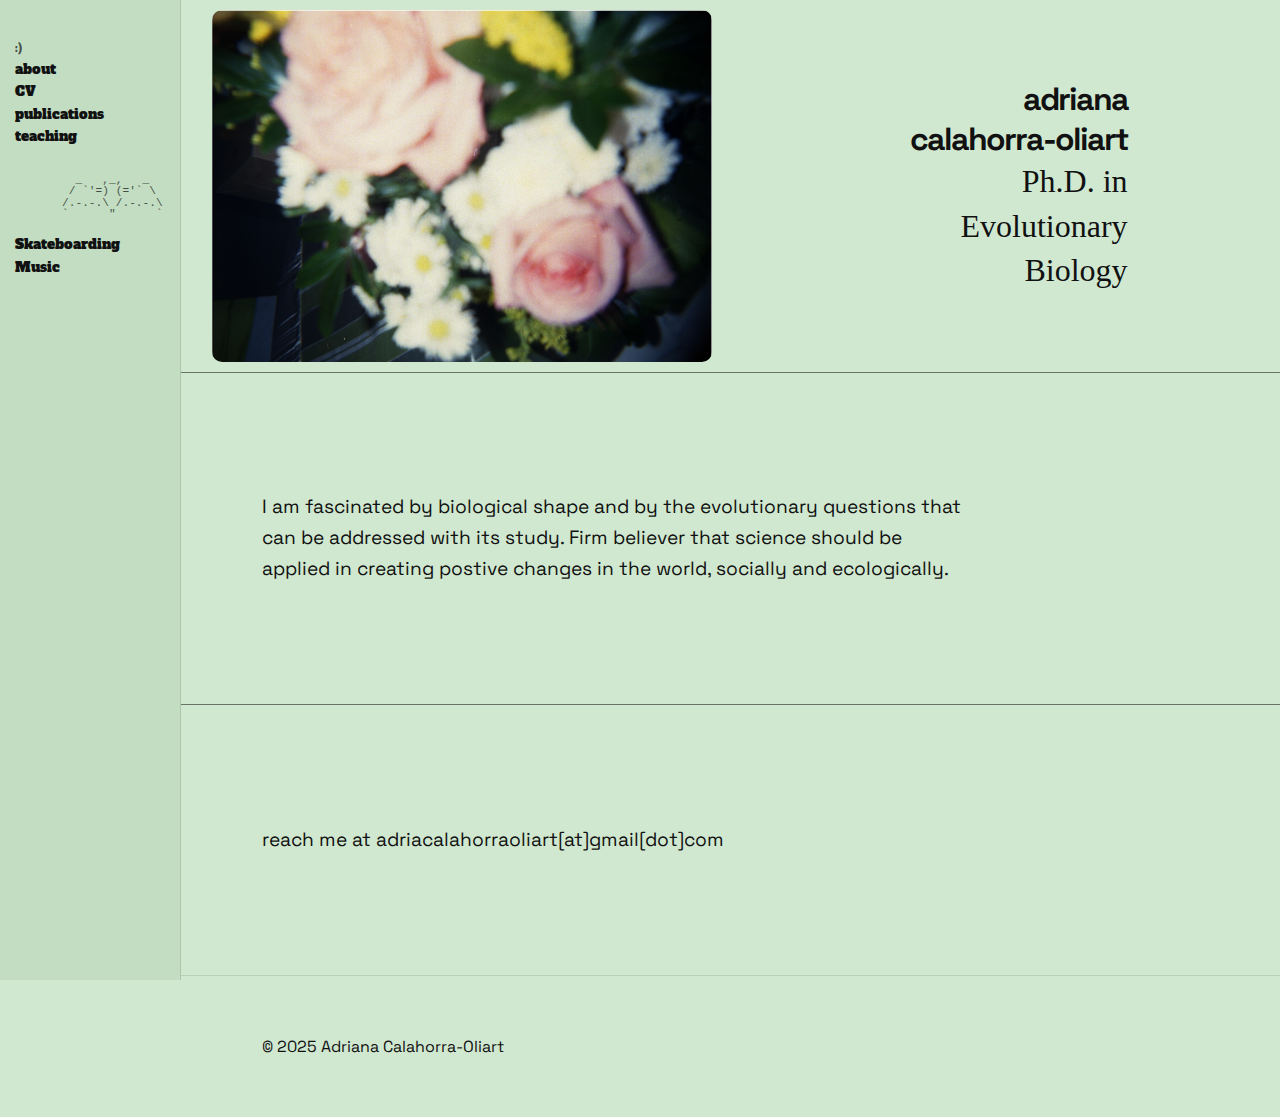
<file: index.html>
<!DOCTYPE html>
<html lang="en">

<head>

  <meta charset="UTF-8" />
  <meta name="viewport" content="width=device-width, initial-scale=1.0" />
  <title>Adriana Calahorra-Oliart</title>

  <!-- Conexiones para cargar Google Fonts más rápido -->
  <link rel="preconnect" href="https://fonts.googleapis.com" />
  <link rel="preconnect" href="https://fonts.gstatic.com" crossorigin />
  <!-- Fuente principal del texto -->
  <link href="https://fonts.googleapis.com/css2?family=Space+Grotesk:wght@300;400;700&display=swap" rel="stylesheet" />
  <!-- Fuente decorativa (creo que no la usas, pero está importada) -->
  <link href="https://fonts.googleapis.com/css2?family=Playwrite+US+Trad+Guides&display=swap" rel="stylesheet">
  <!-- Fuente para el menú lateral -->
  <link href="https://fonts.googleapis.com/css2?family=Alfa+Slab+One&display=swap" rel="stylesheet">

  <style>
    /* ====== ESTILOS GENERALES DEL BODY ====== */
    body {
      margin: 0;
      background-color: #d0e8d0;
      font-family: 'Space Grotesk', sans-serif;
      color: #111;
      margin-left: 160px;
    }

    /* ====== HEADER SUPERIOR ====== */
    header {
      padding: 10px 8vw;
      display: flex;
      flex-direction: column;
      gap: 7px;
      align-items: flex-end;
      text-align: right;
    }

.header-wrapper {
  display: flex;
  align-items: center;
  justify-content: center;
  gap: 160px;                /* <-- foto más pegada al sidebar */
  transform: translateX(-50px); /* <-- la muevo aún más hacia la izquierda */
}

.header-image {
  width: 500px;
  height: auto;
  border-radius: 10px;
  object-fit: cover;
}

.header-text {
  text-align: right;
}

    header h1 {
      font-size: 2rem;
      margin: 0;
      font-weight: 700;
      letter-spacing: -2px;
    }

    .special-font {
      font-family: 'Urbanist', cursive;
      font-size: 2rem;
    }

    header p {
      margin: 0;
      font-size: 1.3rem;
      max-width: 600px;
      line-height: 1.4;
    }

    /* ====== SECCIONES ====== */
    .section {
      padding: 100px 8vw;
      border-top: 1px solid rgba(0,0,0,0.5);
    }

    .section h2 {
      margin: 0 0 20px 0;
      font-size: 2.4rem;
      font-weight: 700;
    }

    .section p {
      font-size: 1.2rem;
      max-width: 700px;
      line-height: 1.6;
    }

    /* ====== FOOTER ====== */
    footer {
      padding: 60px 8vw;
      font-size: 1rem;
      border-top: 1px solid rgba(0,0,0,0.1);
    }

    a {
      color: inherit;
      text-decoration: underline;
    }

    /* ====== MENÚ LATERAL ====== */
    .side-menu {
      position: fixed;
      top: 0;
      left: 0;
      height: 100vh;
      width: 150px;
      padding: 40px 15px;
      background: #c2ddc2;
      display: flex;
      flex-direction: column;
      gap: 30px;
      font-family: 'Alfa Slab One', serif;
      font-size: 1.1rem;
      border-right: 1px solid rgba(0,0,0,0.1);
    }

    .side-block {
      display: flex;
      flex-direction: column;
      gap: 6px;
    }

    .side-block-title {
      font-size: 0.7rem;
      text-transform: uppercase;
      opacity: 0.7;
    }

    .side-menu a {
      text-decoration: none;
      color: #111;
      font-size: 0.85rem;
      line-height: 1.2;
      transition: opacity 0.2s ease;
    }

    .side-menu a:hover {
      opacity: 0.6;
    }

    /* Mantener espacios del ASCII art */
    pre.ascii {
      font-family: monospace;
      font-size: 0.7rem;
      line-height: 1;
      margin: 0;
      padding: 0;
    }
  </style>
</head>

<body>

  <!-- ====== MENÚ LATERAL ====== -->
  <nav class="side-menu">

    <div class="side-block">
      <div class="side-block-title">:)</div>
      <a href="about.html">about</a>
      <a href="cv.html">CV</a>
      <a href="https://scholar.google.com/citations?user=dE6I0SsAAAAJ&hl=en&oi=ao">publications</a>
      <a href="teaching.html">teaching</a>
    </div>

    <div class="side-block">
      <div class="side-block-title"> 
      <pre class="ascii">
         _   ,_,   _
        / `'=) (='` \
       /.-.-.\ /.-.-.\
       `      "      `
      </pre>
</div>
      <a href="skateboarding.html">Skateboarding</a>
      <a href="music.html">Music</a>
    </div>
  </nav>

  <!-- ====== HEADER ====== -->
  <header>
    <div class="header-wrapper">
      <img src="blurry_roses_cropped.jpg" alt="flowers" class="header-image">

      <div class="header-text">
        <h1>adriana calahorra-oliart</h1>
        <p class="special-font">Ph.D. in Evolutionary Biology</p>
      </div>

    </div>
  </header>

  <!-- ====== ABOUT ====== -->
  <section class="section" id="about">
    <p>
      I am fascinated by biological shape and by the evolutionary questions that can be addressed with its study. 
      Firm believer that science should be applied in creating postive changes in the world, socially and ecologically. 
    </p>
  </section>

  <!-- ====== CONTACT ====== -->
  <section class="section">
    <h2></h2>
    <p>
      reach me at adriacalahorraoliart[at]gmail[dot]com
    </p>
  </section>

  <footer>
    © 2025 Adriana Calahorra-Oliart
  </footer>

</body>
</html>
</file>
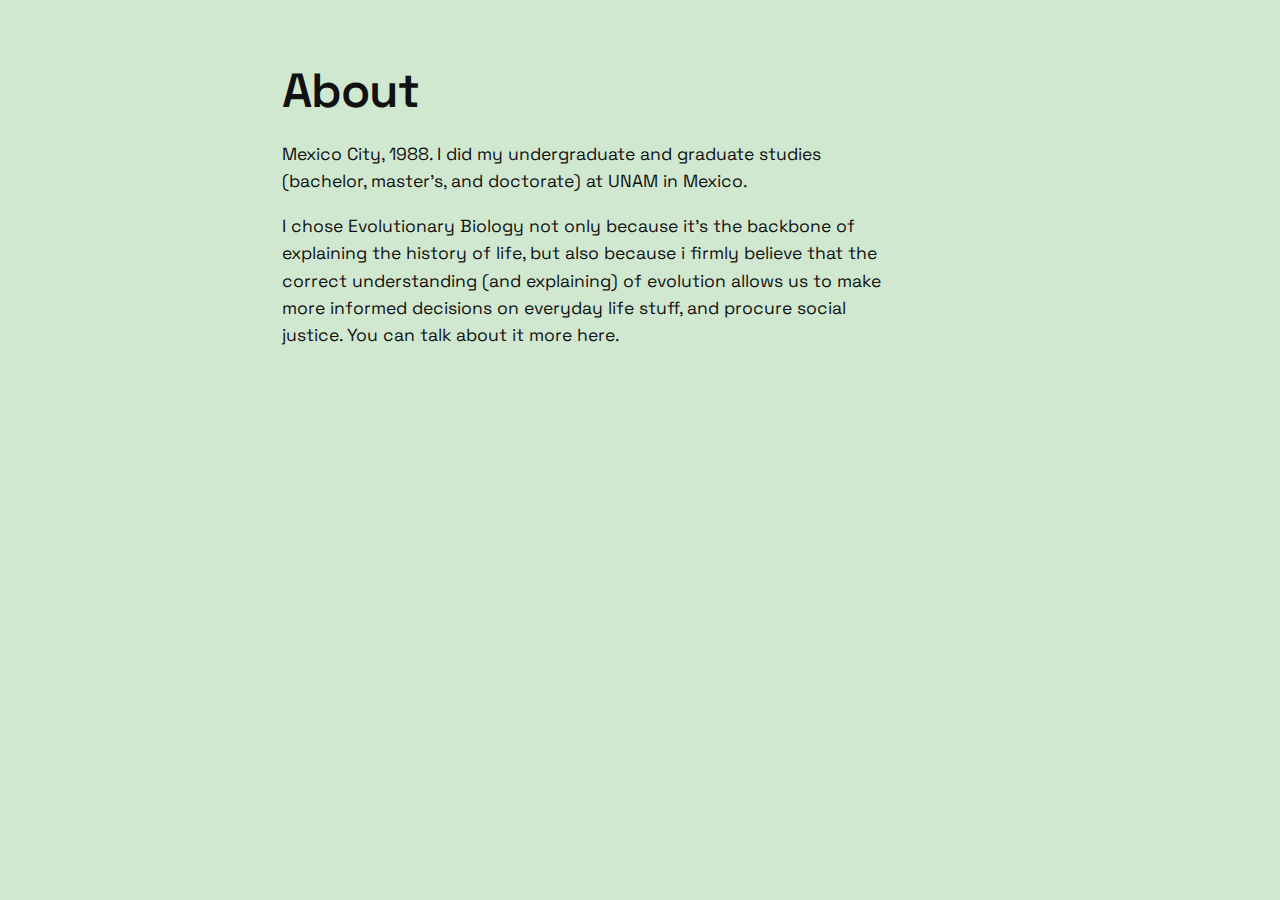
<file: about.html>
<!DOCTYPE html>
<html lang="en">

<head>

  <meta charset="UTF-8" />
  <meta name="viewport" content="width=device-width, initial-scale=1.0" />
  <title>About – Adriana Calahorra-Oliart</title>

  <!-- MATCHING FONTS -->
  <link rel="preconnect" href="https://fonts.googleapis.com" />
  <link rel="preconnect" href="https://fonts.gstatic.com" crossorigin />
  <link href="https://fonts.googleapis.com/css2?family=Space+Grotesk:wght@300;400;700&display=swap" rel="stylesheet" />
  <link href="https://fonts.googleapis.com/css2?family=Alfa+Slab+One&display=swap" rel="stylesheet">

  <!-- SIDEBAR CSS -->
  <link rel="stylesheet" href="sidebar.css">

  <style>
    body {
      margin: 0;
      background-color: #d0e8d0;
      font-family: 'Space Grotesk', sans-serif;
      color: #111;
      margin-left: 180px; /* space for sidebar */
    }

    .content {
      padding: 60px 8vw;
      max-width: 600px;
    }

    h1 {
      font-size: 3rem;
      margin: 0 0 20px 0;
      font-weight: 600;
      letter-spacing: -1px;
    }

    p {
      font-size: 1.1rem;
      line-height: 1.55;
    }

    .content a:visited {
      color: #FF5DA2; /* bubblegum pink for visited */
    }
/* ====== MOBILE FIXES ====== */
@media (max-width: 700px) {

  body {
    margin-left: 0; /* remove big sidebar gap */
  }

  /* Sidebar becomes a top bar */
  .side-menu {
    position: relative;
    width: 100%;
    height: auto;
    padding: 20px 0;
    border-right: none;
    border-bottom: 1px solid rgba(0,0,0,0.1);
    flex-direction: row;
    justify-content: center;
    flex-wrap: wrap;
    gap: 15px;
  }

  .side-block {
    flex-direction: row;
    gap: 15px;
    text-align: center;
  }

  .side-block-title {
    display: none; /* too cramped on mobile */
  }

  pre.ascii {
    display: none; /* the bat would break the layout */
  }

  /* Content takes full width */
  .content {
    width: 100%;
    padding: 20px;
  }

  /* Banner and images scale properly */
  .banner,
  .photo-vertical img {
    max-width: 100%;
    width: 100%;
    margin: 20px 0;
  }

  /* Text readable on mobile */
  .section {
    padding: 20px;
    max-width: 100%;
  }

  h1 {
    font-size: 2.2rem;
  }

  h2 {
    font-size: 1.4rem;
  }
}

  </style>
</head>

<body>

  <!-- LOAD SIDEBAR -->
  <div id="sidebar"></div>
  <script>
    fetch("sidebar.html")
      .then(r => r.text())
      .then(html => {
        document.getElementById("sidebar").innerHTML = html;
      });
  </script>

  <!-- MAIN CONTENT -->
  <div class="content">

    <h1>About</h1>

    <p>
      Mexico City, 1988. I did my undergraduate and graduate studies (bachelor, master's, and doctorate) at UNAM in Mexico. 
    </p>

    <p>
    I chose Evolutionary Biology not only because it’s the backbone of explaining the history of life, 
      but also because i firmly believe that  the correct understanding (and explaining) of evolution allows 
      us to make more informed decisions on everyday life stuff, and procure social justice. You can talk about it more here. 
    </p>

  </div>

</body>
</html>
</file>
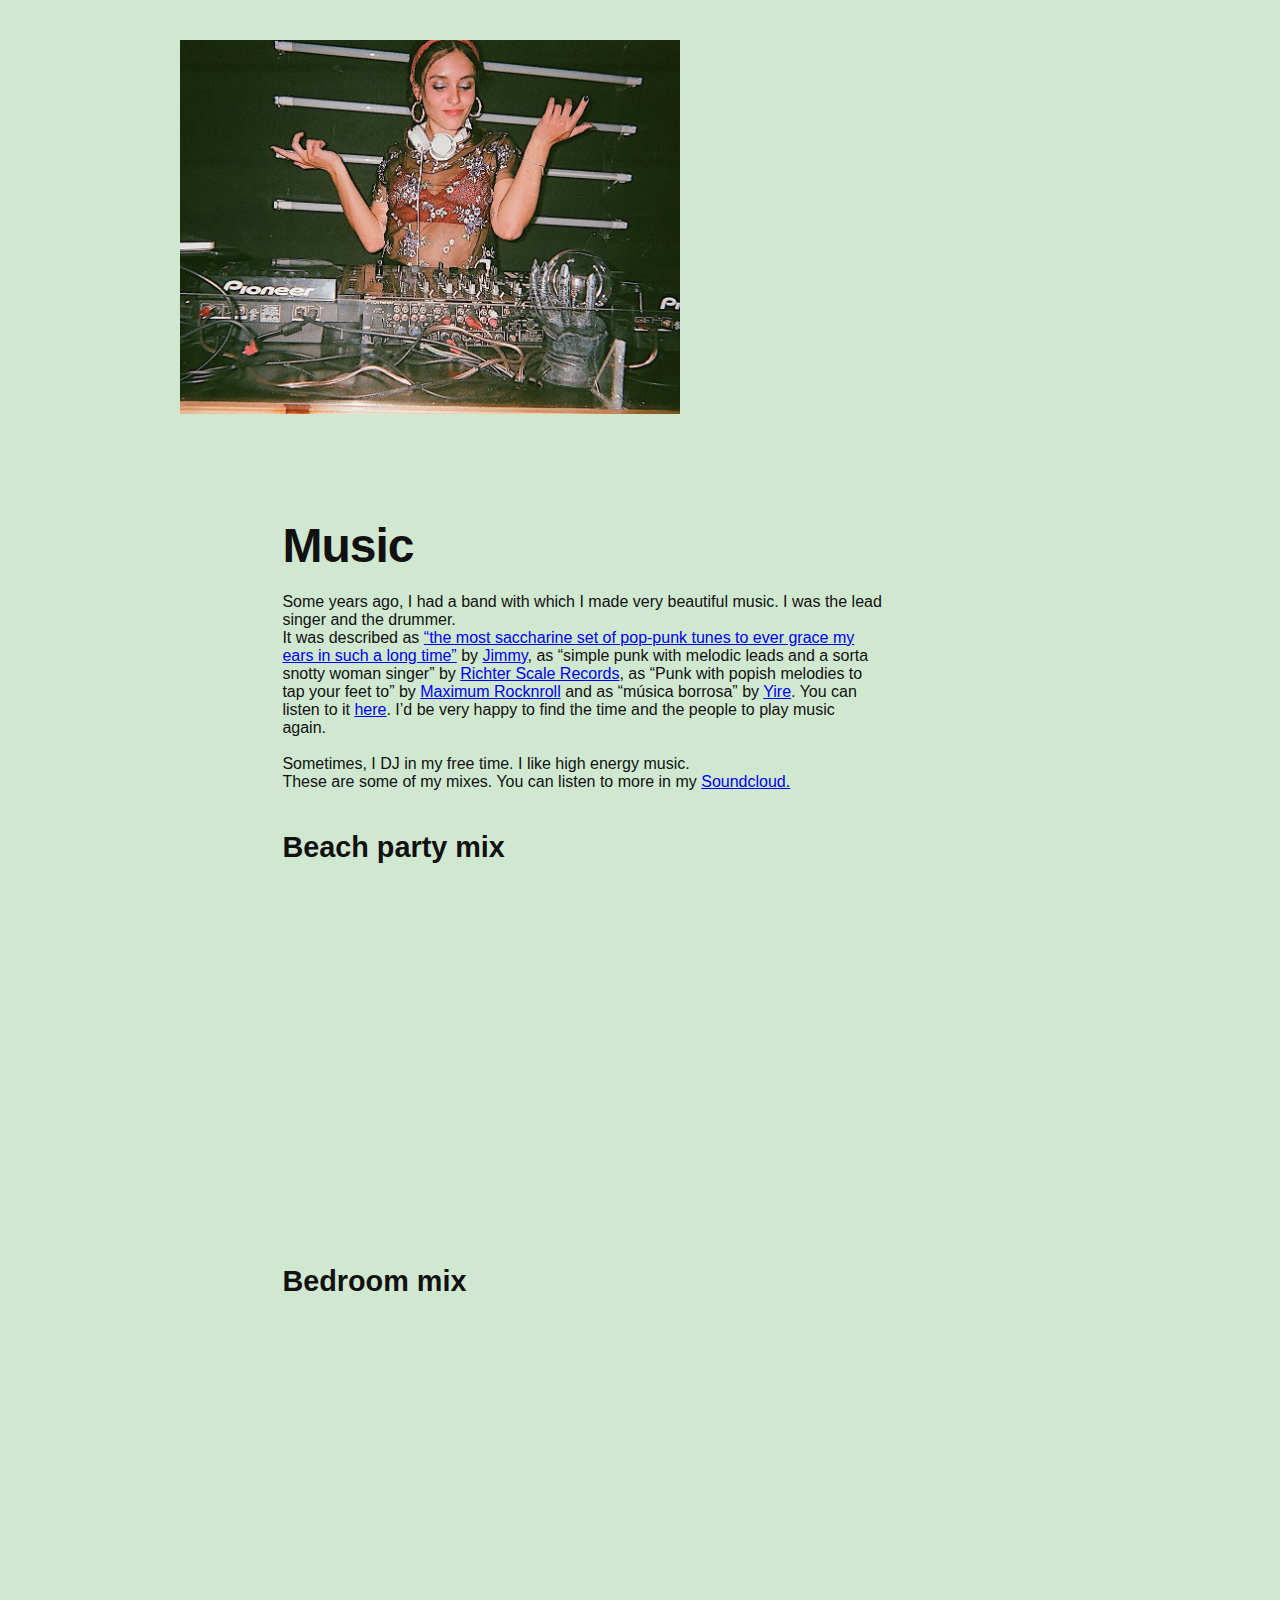
<file: music.html>
<!DOCTYPE html>
<html lang="en">

<head>

  <meta charset="UTF-8" />
  <meta name="viewport" content="width=device-width, initial-scale=1.0" />
  <title>Music – Adriana Calahorra-Oliart</title>

  <!-- MATCHING FONTS -->
  <link rel="preconnect" href="https://fonts.googleapis.com" />
  <link rel="preconnect" href="https://fonts.gstatic.com" crossorigin />
  <link href="https://fonts.googleapis.com/css2?family=Space+Grotesk:wght@300;400;700&display=swap" rel="stylesheet" />
  <link href="https://fonts.googleapis.com/css2?family=Alfa+Slab+One&display=swap" rel="stylesheet"> 

  <!-- SIDEBAR CSS -->
  <link rel="stylesheet" href="sidebar.css">

  <style>
    .section a:visited {
      color: #FF5DA2; /* bubblegum pink */
    }

    body {
      margin: 0;
      background-color: #d0e8d0;
      font-family: 'Space-Grotesk', sans-serif;
      color: #111;
      margin-left: 180px; /* leave space for the sidebar */
    }

    .content {
      padding: 0;
    }

.banner-wrapper {
  position: relative;
  left: 50%;
  transform: translateX(-50%);
  margin: 40px 0; /* vertical spacing */
}

.banner {
  width: 90%;
  max-width: 500px;
  height: auto;
}

.header-wrapper {
  display: flex;
  align-items: center;
  justify-content: center;
  gap: 130px;                /* <-- foto más pegada al sidebar */
  transform: translateX(-50px); /* <-- la muevo aún más hacia la izquierda */
}
    .section {
      padding: 60px 8vw;
      max-width: 600px;
    }

    h1 {
      font-size: 3rem;
      margin: 0 0 20px 0;
      font-weight: 600;
      letter-spacing: -1px;
    }

    h2 {
      margin-top: 40px;
      font-size: 1.8rem;
      font-weight: 600;
    }

    .video-wrapper {
      position: relative;
      width: 100%;
      padding-top: 56.25%;
      margin-top: 20px;
      margin-bottom: 40px;
    }

    .video-wrapper iframe {
      position: absolute;
      top: 0;
      left: 0;
      width: 100%;
      height: 100%;
      border: none;
    }
/* ====== MOBILE FIXES ====== */
@media (max-width: 700px) {

  body {
    margin-left: 0; /* remove big sidebar gap */
  }

  /* Sidebar becomes a top bar */
  .side-menu {
    position: relative;
    width: 100%;
    height: auto;
    padding: 20px 0;
    border-right: none;
    border-bottom: 1px solid rgba(0,0,0,0.1);
    flex-direction: row;
    justify-content: center;
    flex-wrap: wrap;
    gap: 15px;
  }

  .side-block {
    flex-direction: row;
    gap: 15px;
    text-align: center;
  }

  .side-block-title {
    display: none; /* too cramped on mobile */
  }

  pre.ascii {
    display: none; /* the bat would break the layout */
  }

  /* Content takes full width */
  .content {
    width: 100%;
    padding: 20px;
  }

  /* Banner and images scale properly */
  .banner,
  .photo-vertical img {
    max-width: 100%;
    width: 100%;
    margin: 20px 0;
  }

  /* Text readable on mobile */
  .section {
    padding: 20px;
    max-width: 100%;
  }

  h1 {
    font-size: 2.2rem;
  }

  h2 {
    font-size: 1.4rem;
  }
}

  </style>
</head>

<body>

  <!-- SIDEBAR LOADED FROM sidebar.html -->
  <div id="sidebar"></div>
  <script>
    fetch("sidebar.html")
      .then(r => r.text())
      .then(html => {
        document.getElementById("sidebar").innerHTML = html;
      });
  </script>

  <!-- MAIN CONTENT -->
  <div class="content">
    <div class="banner-wrapper">
  <img src="music-banner.jpg" class="banner">
</div>
    <section class="section">
      <h1>Music</h1>

      <p>
        Some years ago, I had a band with which I made very beautiful music. 
        I was the lead singer and the drummer.<br>
        It was described as <a href="https://www.youtube.com/watch?v=Ss9e0IvTnRA&list=RDSs9e0IvTnRA&start_radio=1"target="_blank" rel="noopener noreferrer">“the most saccharine set of pop-punk tunes to ever grace my ears in such a long time”</a> by <a href="https://www.youtube.com/@jimmythedog."target="_blank" rel="noopener noreferrer">Jimmy</a>,
        as “simple punk with melodic leads and a sorta snotty woman singer” by <a href="https://www.discogs.com/release/9334803-Olvido-Demo" target="_blank" rel="noopener noreferrer"> Richter Scale Records</a>, 
        as “Punk with popish melodies to tap your feet to” by <a href="https://www.maximumrocknroll.com/" target="_blank" rel="noopener noreferrer">Maximum Rocknroll</a> and as “música borrosa” by <a href="https://ru.dgb.unam.mx/bitstreams/90828a4a-7c35-413f-ad63-b211bbf565dd/download"target="_blank" rel="noopener noreferrer">Yire</a>. 
        You can listen to it <a href="https://olvido1988.bandcamp.com"target="_blank" rel="noopener noreferrer">here</a>. 
        I’d be very happy to find the time and the people to play music again. 
        <br><br>
        Sometimes, I DJ in my free time. I like high energy music.<br>
        These are some of my mixes. You can listen to more in my <a href="https://soundcloud.com/adrianarchy" target="_blank" rel="noopener noreferrer">Soundcloud.</a> 
      </p>

      <h2>Beach party mix</h2>

      <div class="video-wrapper">
        <iframe 
          src="https://www.youtube-nocookie.com/embed/jX5iJu_lduU"
          allowfullscreen>
        </iframe>
      </div>

      <h2>Bedroom mix</h2>

      <div class="video-wrapper">
        <iframe 
          src="https://www.youtube-nocookie.com/embed/_cVQ3_oxvQg"
          allowfullscreen>
        </iframe>
      </div>

    </section>

  </div>

</body>
</html>
</file>
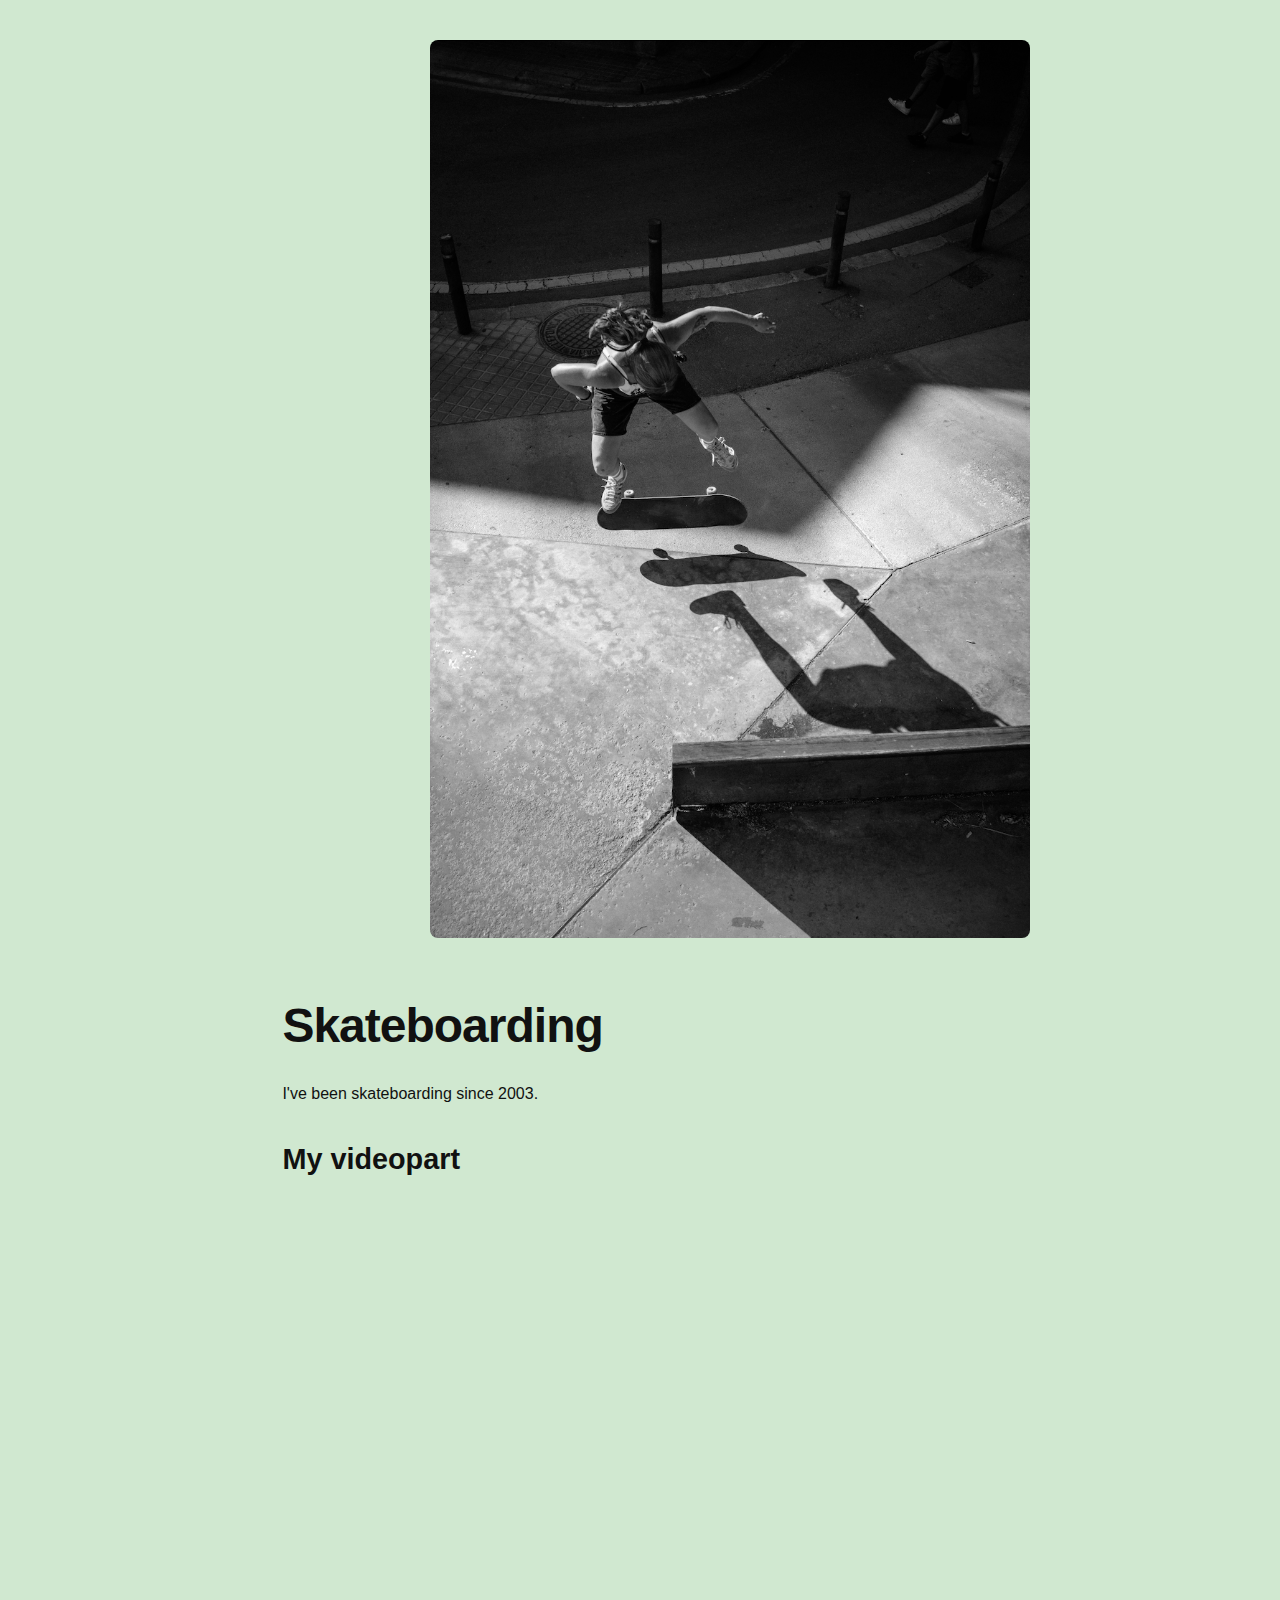
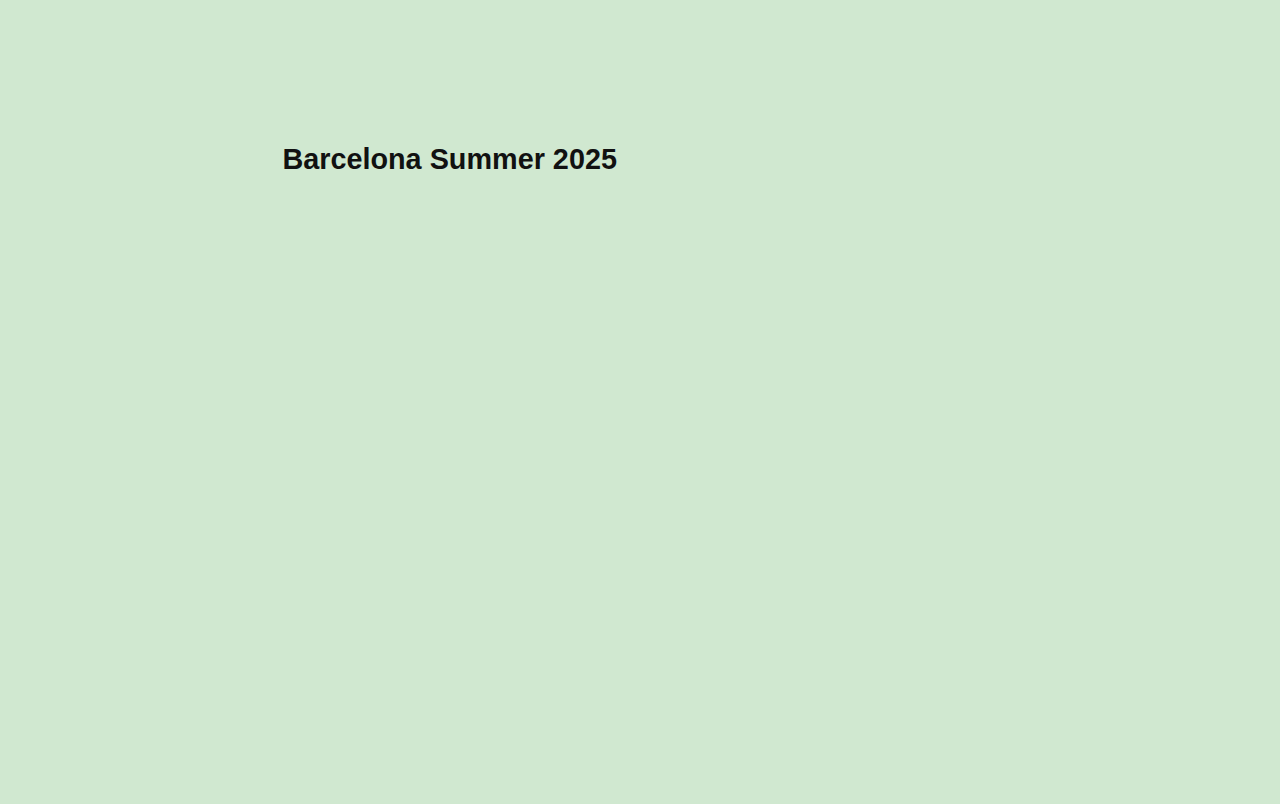
<file: skateboarding.html>
<!DOCTYPE html>
<html lang="en">

<head>
  <meta charset="UTF-8" />
  <meta name="viewport" content="width=device-width, initial-scale=1.0" />
  <title>Skateboarding – Adriana Calahorra-Oliart</title>

  <!-- MATCHING FONTS -->
  <link rel="preconnect" href="https://fonts.googleapis.com" />
  <link rel="preconnect" href="https://fonts.gstatic.com" crossorigin />
  <link href="https://fonts.googleapis.com/css2?family=Space+Grotesk:wght@300;400;700&display=swap" rel="stylesheet" />
  <link href="https://fonts.googleapis.com/css2?family=Alfa+Slab+One&display=swap" rel="stylesheet">
  
  <!-- SIDEBAR CSS -->
  <link rel="stylesheet" href="sidebar.css">
  <style>
    .section a:visited {
      color: #FF5DA2; /* bubblegum pink */
    }
    body {
      margin: 0;
      background-color: #d0e8d0;
      font-family: 'Space Grotesk', sans-serif;
      color: #111;
      margin-left: 180px;
    }

        .content {
      padding: 0;
    }
    

    body {
      margin: 0;
      background-color: #d0e8d0;
      font-family: 'Space-Grotesk', sans-serif;
      color: #111;
      margin-left: 180px; /* leave space for the sidebar */
    }



    .side-block-title {
      font-size: 0.7rem;
      text-transform: uppercase;
      opacity: 0.7;
    }

    .side-menu a {
      text-decoration: none;
      color: #111;
      font-size: 0.85rem;
      line-height: 1.2;
      transition: opacity 0.2s ease;
    }

    .side-menu a:hover {
      opacity: 0.6;
    }

    pre.ascii {
      font-family: monospace;
      font-size: 0.7rem;
      line-height: 1;
      margin: 0;
      padding: 0;
    }

    /* Vertical photo */
    .photo-vertical img {
      width: 100%;
      max-width: 600px;
      display: block;
      margin: 40px auto 0 auto;
      border-radius: 8px;
    }

    .section {
      padding: 60px 8vw;
      max-width: 900px;
    }

    h1 {
      margin-top: 0;
      font-size: 3rem;
      font-weight: 600;
      letter-spacing: -1px;
    }

    h2 {
      font-size: 1.8rem;
      font-weight: 600;
      margin-top: 40px;
    }

    /* Video wrapper */
    .video-wrapper {
      position: relative;
      width: 100%;
      padding-top: 56.25%;
      margin-top: 20px;
      margin-bottom: 40px;
    }

    .video-wrapper iframe {
      position: absolute;
      top: 0;
      left: 0;
      width: 100%;
      height: 100%;
      border: none;
    }
/* ====== MOBILE FIXES ====== */
@media (max-width: 700px) {

  body {
    margin-left: 0; /* remove big sidebar gap */
  }

  /* Sidebar becomes a top bar */
  .side-menu {
    position: relative;
    width: 100%;
    height: auto;
    padding: 20px 0;
    border-right: none;
    border-bottom: 1px solid rgba(0,0,0,0.1);
    flex-direction: row;
    justify-content: center;
    flex-wrap: wrap;
    gap: 15px;
  }

  .side-block {
    flex-direction: row;
    gap: 15px;
    text-align: center;
  }

  .side-block-title {
    display: none; /* too cramped on mobile */
  }

  pre.ascii {
    display: none; /* the bat would break the layout */
  }

  /* Content takes full width */
  .content {
    width: 100%;
    padding: 20px;
  }

  /* Banner and images scale properly */
  .banner,
  .photo-vertical img {
    max-width: 100%;
    width: 100%;
    margin: 20px 0;
  }

  /* Text readable on mobile */
  .section {
    padding: 20px;
    max-width: 100%;
  }

  h1 {
    font-size: 2.2rem;
  }

  h2 {
    font-size: 1.4rem;
  }
}

  </style>
</head>

<body>

  <!-- ====== SIDEBAR ====== -->
  <!-- SIDEBAR LOADED FROM sidebar.html -->
  <div id="sidebar"></div>
  <script>
    fetch("sidebar.html")
      .then(r => r.text())
      .then(html => {
        document.getElementById("sidebar").innerHTML = html;
      });
  </script>

  <!-- ====== MAIN CONTENT ====== -->
  <div class="content">

    <!-- Vertical photo -->
    <div class="photo-vertical">
      <img src="skatephoto_r.jpg" alt="Skateboarding photo">
    </div>

    <div class="section">
      <h1>Skateboarding</h1>

      <p>I've been skateboarding since 2003.</p>

      <h2>My videopart</h2>

      <div class="video-wrapper">
        <iframe 
          src="https://www.youtube-nocookie.com/embed/VbYhs36milQ"
          allowfullscreen>
        </iframe>
      </div>

      <h2>Barcelona Summer 2025</h2>

      <div class="video-wrapper">
        <iframe 
          src="https://www.youtube-nocookie.com/embed/cvqFCiELD1U"
          allowfullscreen>
        </iframe>
      </div>

    </div>

  </div>

</body>
</html>
</file>
<file: sidebar.css>
.side-menu {
  position: fixed;
  top: 0;
  left: 0;
  height: 100vh;
  width: 130px;
  padding: 40px 15px;
  text-align: center;
  align-items: center;
  background: #c2ddc2;
  display: flex;
  flex-direction: column;
  gap: 30px;
  font-family: 'Alfa Slab One', serif;
  font-size: 1.1rem;
  border-right: 1px solid rgba(0,0,0,0.1);
}
.side-menu a {
  text-decoration: none;
  color: #111;
  font-size: 0.85rem;
  line-height: 1.2;
  transition: color 0.3s ease;
}

.side-block {
  display: flex;
  flex-direction: column;
  gap: 6px;
}

.side-block-title {
  font-size: 0.7rem;
  text-transform: uppercase;
  opacity: 0.7;
}

.side-menu a {
  text-decoration: none;
  color: #111;
  font-size: 0.85rem;
  line-height: 1.2;
  transition: opacity 0.2s ease, color 0.2s ease, background-color 0.2s ease;
}

.side-menu a:hover {
  color: #ff82c9; /* bubblegum pink text */
  background-color: transparent; /* no rectangle */
}


pre.ascii {
  font-family: monospace;
  font-size: 0.7rem;
  line-height: 1;
  margin: 0;
  padding: 0;
}
</file>
